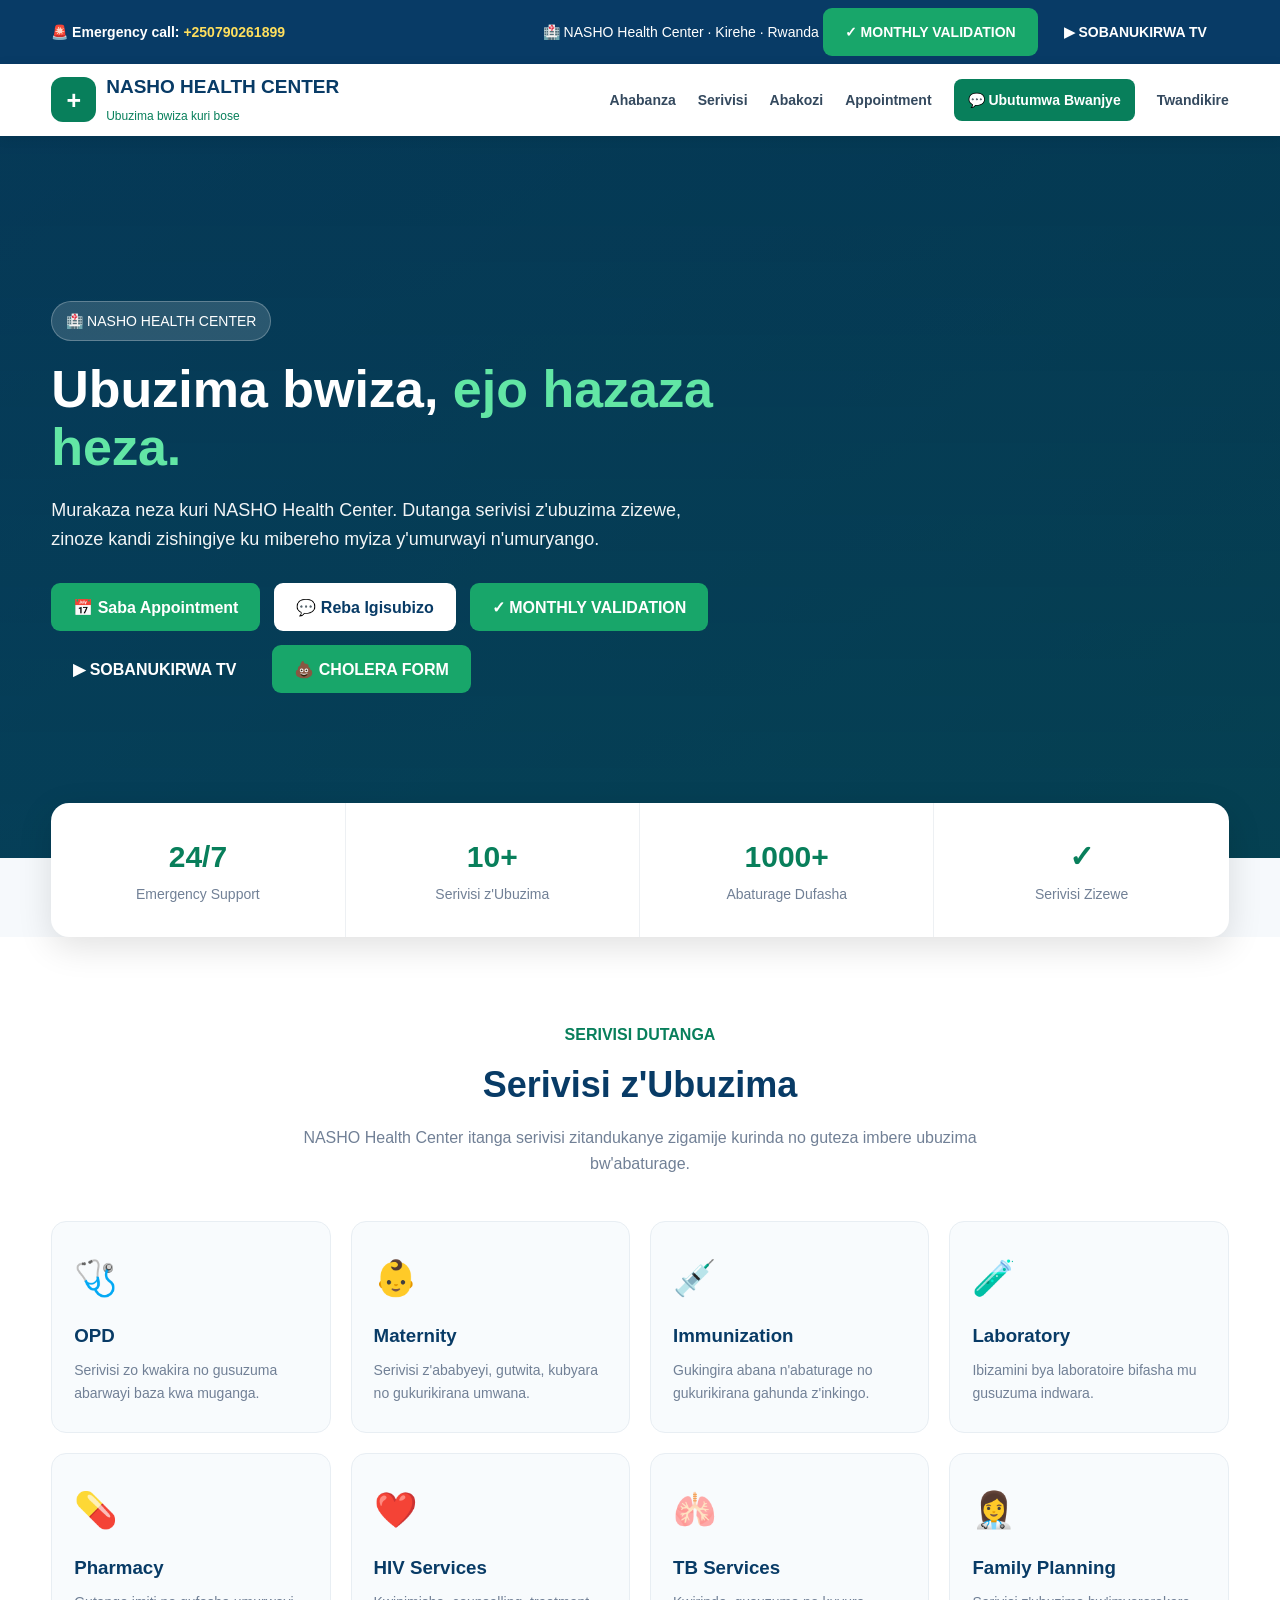
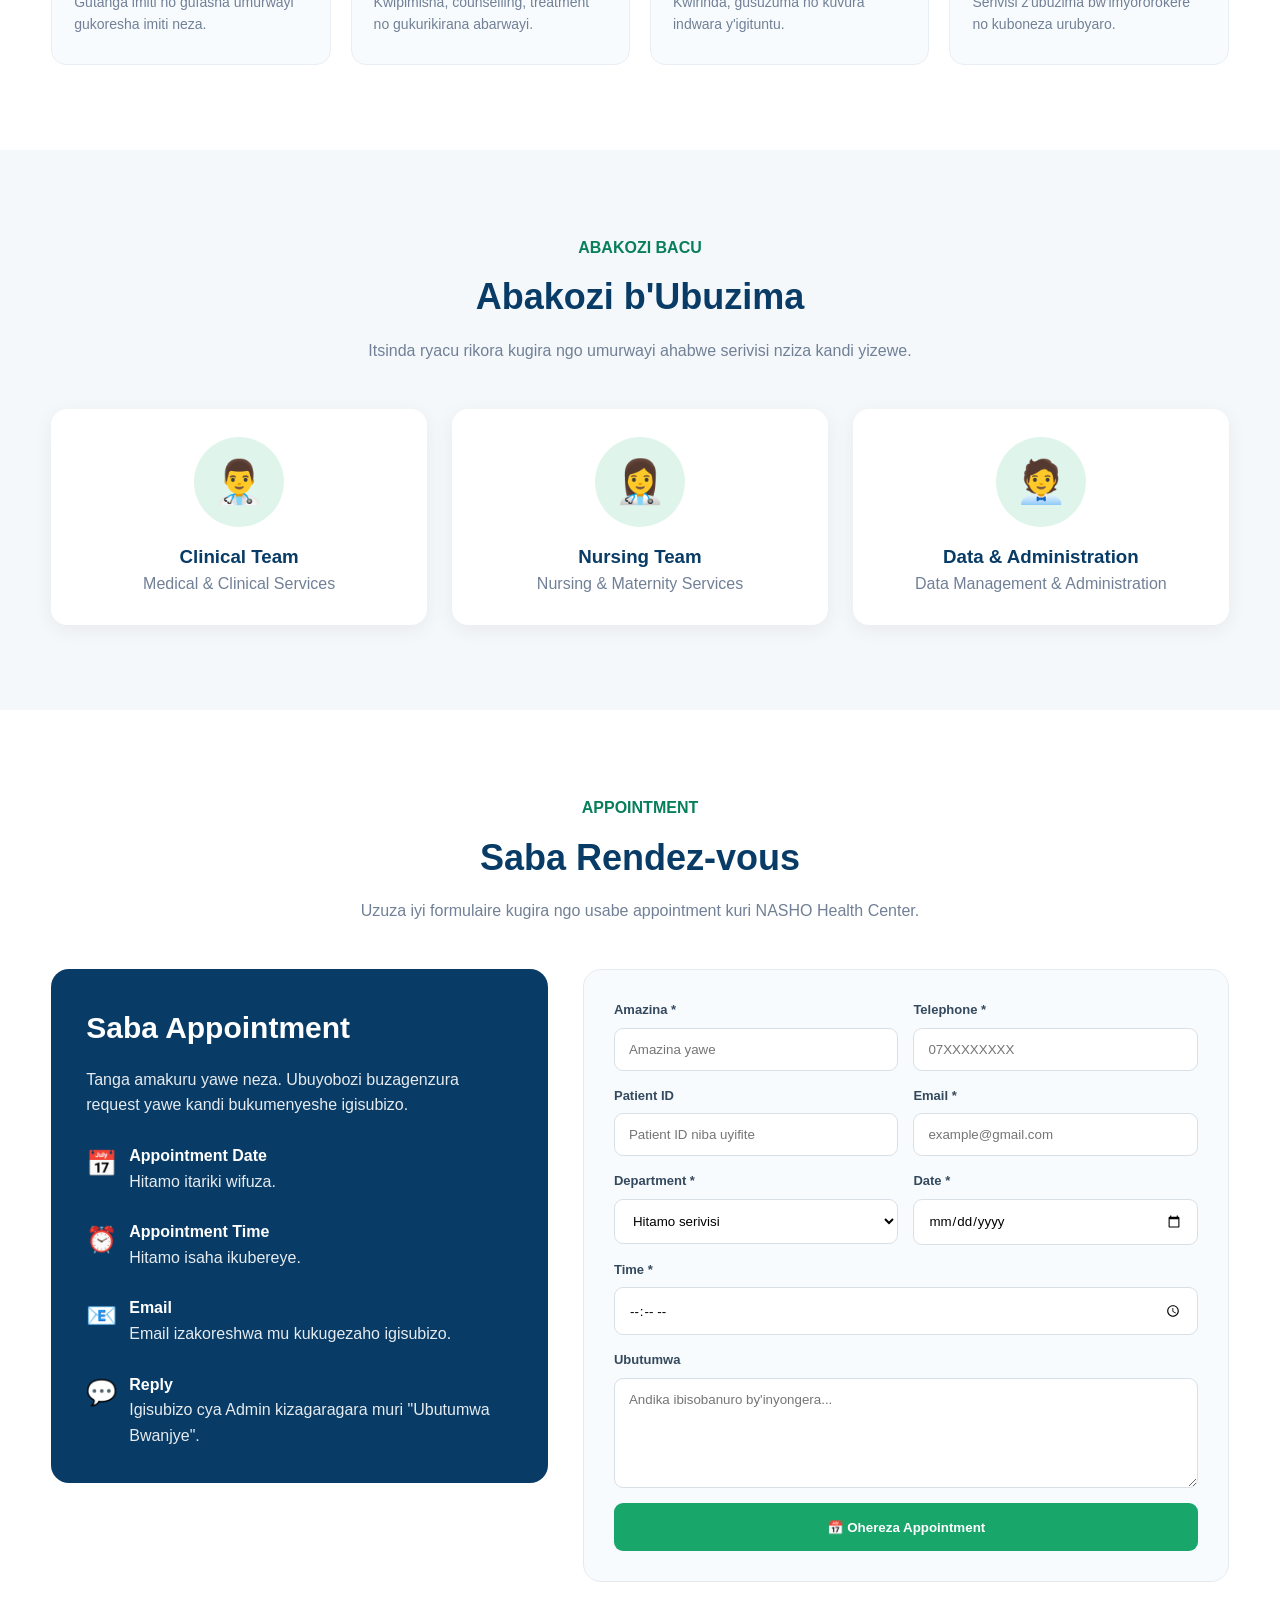
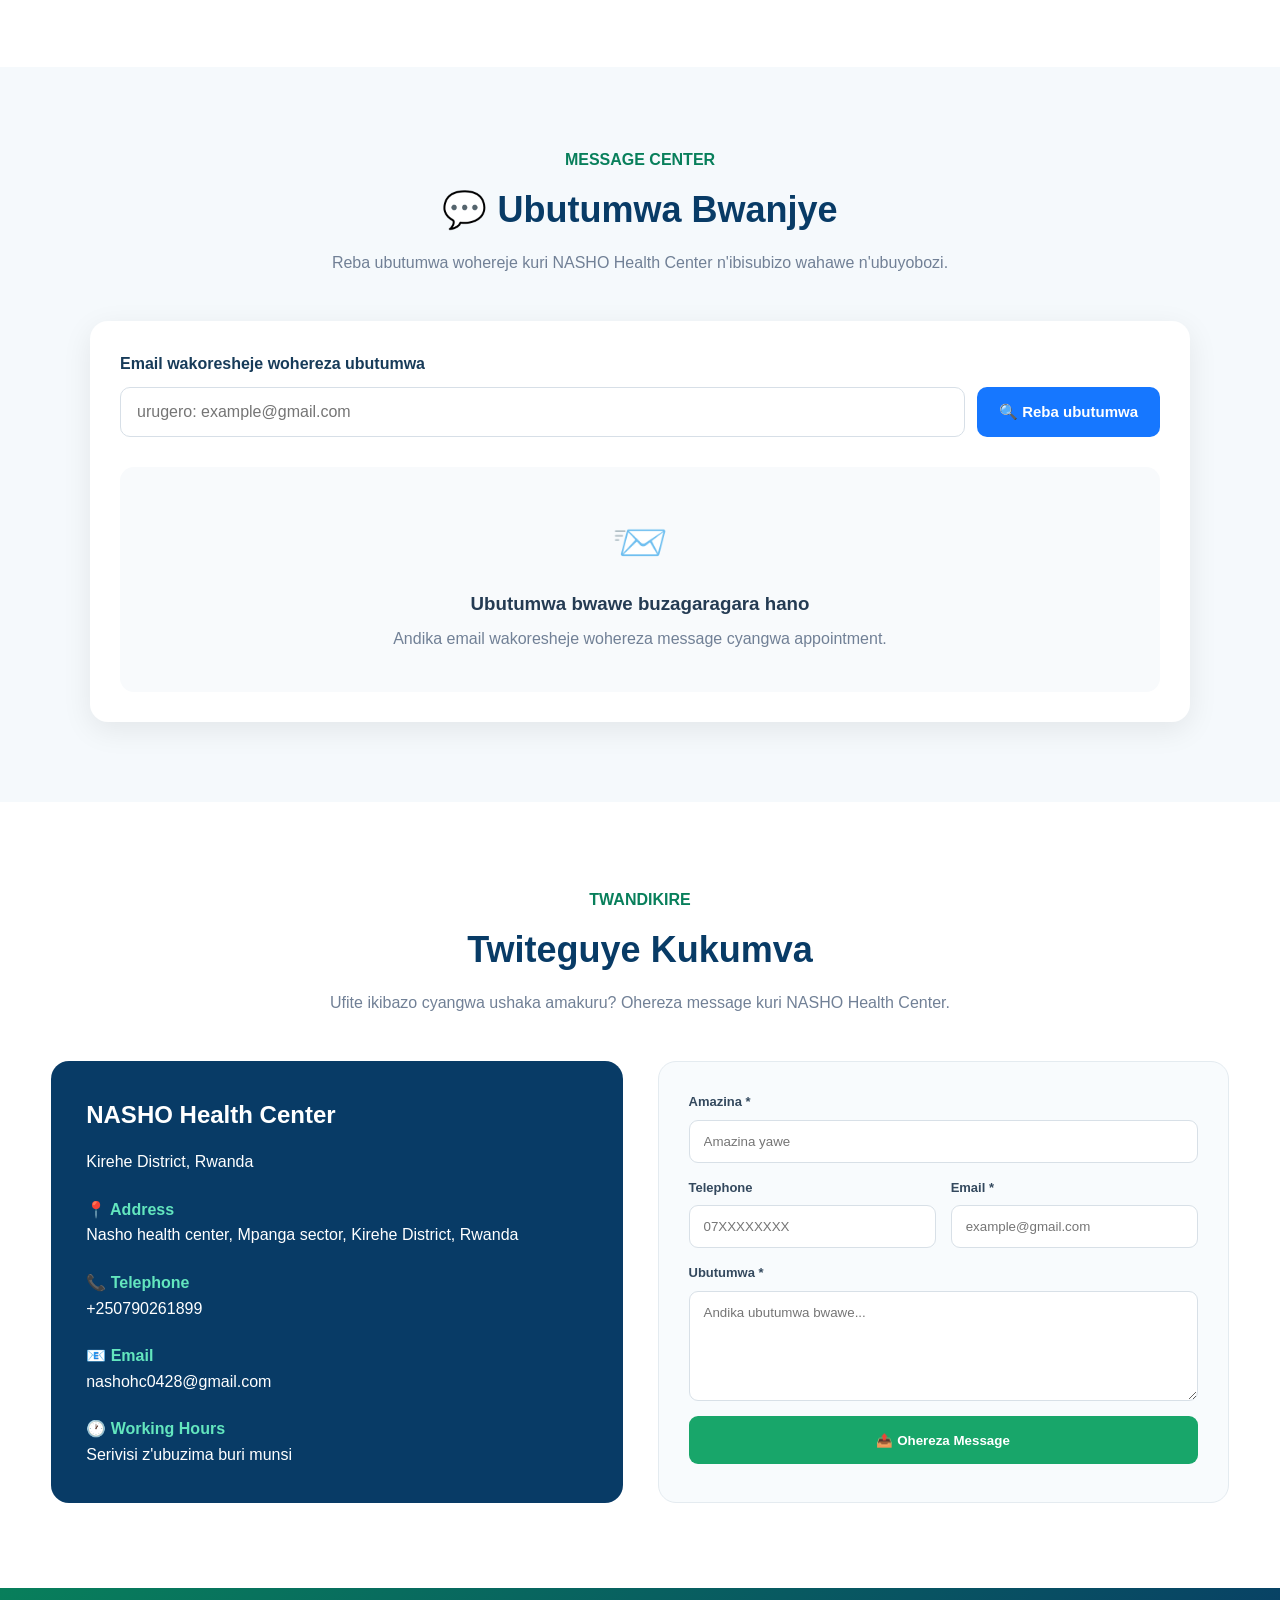
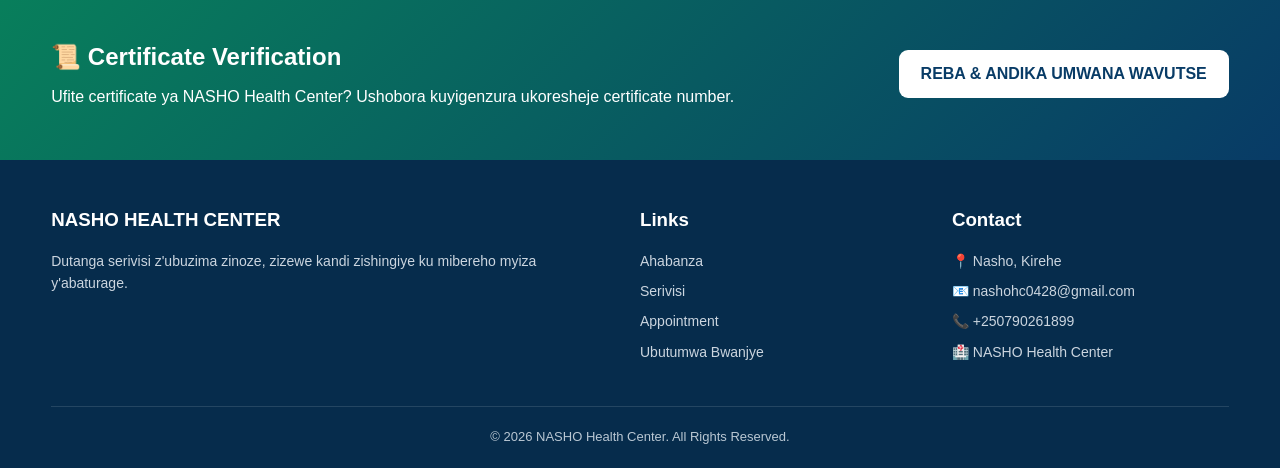
<file: index.html>
<!DOCTYPE html>
<html lang="rw">
<head>
<meta charset="UTF-8">
<meta name="viewport" content="width=device-width, initial-scale=1.0">

<title>NASHO Health Center | Kirehe</title>

<meta
  name="description"
  content="NASHO Health Center - Serivisi z'ubuzima, appointments, ubutumwa n'ibisubizo bya Admin."
>

<style>

/* =====================================================
   RESET
===================================================== */

*{
  box-sizing:border-box;
  margin:0;
  padding:0;
}

html{
  scroll-behavior:smooth;
}

body{
  font-family:Arial,Helvetica,sans-serif;
  background:#f6f9fc;
  color:#243b53;
  line-height:1.6;
}

a{
  text-decoration:none;
  color:inherit;
}

button,
input,
select,
textarea{
  font-family:inherit;
}

/* =====================================================
   CONTAINER
===================================================== */

.container{
  width:min(1180px,92%);
  margin:auto;
}

/* =====================================================
   TOP BAR
===================================================== */

.topbar{
  background:#083b66;
  color:white;
  padding:8px 0;
  font-size:14px;
}

.topbar .container{
  display:flex;
  justify-content:space-between;
  align-items:center;
  gap:15px;
}

.emergency{
  font-weight:bold;
}

.emergency span{
  color:#ffdf5d;
}

/* =====================================================
   NAVBAR
===================================================== */

.navbar{
  background:white;
  position:sticky;
  top:0;
  z-index:999;
  box-shadow:0 2px 12px rgba(0,0,0,.08);
}

.navbar .container{
  min-height:72px;
  display:flex;
  align-items:center;
  justify-content:space-between;
  gap:25px;
}

.logo{
  display:flex;
  align-items:center;
  gap:10px;
}

.logo-icon{
  width:45px;
  height:45px;
  border-radius:12px;
  background:#087f5b;
  color:white;
  display:flex;
  align-items:center;
  justify-content:center;
  font-size:25px;
  font-weight:bold;
}

.logo-text strong{
  display:block;
  color:#083b66;
  font-size:19px;
}

.logo-text small{
  color:#087f5b;
  font-size:12px;
}

.nav-links{
  display:flex;
  align-items:center;
  gap:22px;
}

.nav-links a{
  color:#34495e;
  font-weight:600;
  font-size:14px;
}

.nav-links a:hover{
  color:#087f5b;
}

.nav-message-btn{
  background:#087f5b!important;
  color:white!important;
  padding:10px 14px;
  border-radius:8px;
}

/* =====================================================
   HERO
===================================================== */

.hero{
  min-height:570px;
  background:
    linear-gradient(
      rgba(4,47,79,.86),
      rgba(4,47,79,.78)
    ),
    linear-gradient(135deg,#0b7285,#087f5b);
  color:white;
  display:flex;
  align-items:center;
}

.hero-content{
  max-width:720px;
  padding:80px 0;
}

.hero-badge{
  display:inline-block;
  background:rgba(255,255,255,.15);
  border:1px solid rgba(255,255,255,.25);
  padding:8px 14px;
  border-radius:30px;
  margin-bottom:20px;
  font-size:14px;
}

.hero h1{
  font-size:52px;
  line-height:1.1;
  margin-bottom:20px;
}

.hero h1 span{
  color:#62e6a5;
}

.hero p{
  font-size:18px;
  max-width:650px;
  opacity:.95;
  margin-bottom:30px;
}

.hero-buttons{
  display:flex;
  flex-wrap:wrap;
  gap:14px;
}

.btn{
  display:inline-flex;
  align-items:center;
  justify-content:center;
  min-height:48px;
  padding:0 22px;
  border-radius:9px;
  border:none;
  cursor:pointer;
  font-weight:700;
  transition:.2s;
}

.btn-primary{
  background:#18a66a;
  color:white;
}

.btn-primary:hover{
  background:#128c58;
}

.btn-light{
  background:white;
  color:#083b66;
}

.btn-light:hover{
  background:#eef5f8;
}

/* =====================================================
   STATS
===================================================== */

.stats{
  margin-top:-55px;
  position:relative;
  z-index:5;
}

.stats-grid{
  display:grid;
  grid-template-columns:repeat(4,1fr);
  background:white;
  border-radius:18px;
  box-shadow:0 10px 35px rgba(0,0,0,.12);
  overflow:hidden;
}

.stat{
  text-align:center;
  padding:30px 15px;
  border-right:1px solid #edf0f3;
}

.stat:last-child{
  border-right:0;
}

.stat strong{
  display:block;
  font-size:30px;
  color:#087f5b;
}

.stat span{
  color:#718096;
  font-size:14px;
}

/* =====================================================
   GENERAL SECTION
===================================================== */

section{
  padding:85px 0;
}

.section-heading{
  text-align:center;
  max-width:750px;
  margin:0 auto 45px;
}

.section-heading span{
  color:#087f5b;
  font-weight:700;
}

.section-heading h2{
  font-size:36px;
  color:#083b66;
  margin:8px 0 12px;
}

.section-heading p{
  color:#718096;
}

/* =====================================================
   SERVICES
===================================================== */

.services{
  background:white;
}

.services-grid{
  display:grid;
  grid-template-columns:repeat(4,1fr);
  gap:20px;
}

.service-card{
  background:#f8fbfd;
  padding:28px 22px;
  border-radius:15px;
  border:1px solid #e8eef3;
  transition:.2s;
}

.service-card:hover{
  transform:translateY(-5px);
  box-shadow:0 10px 25px rgba(0,0,0,.08);
}

.service-icon{
  font-size:35px;
  margin-bottom:15px;
}

.service-card h3{
  color:#083b66;
  margin-bottom:8px;
}

.service-card p{
  color:#718096;
  font-size:14px;
}

/* =====================================================
   DOCTORS
===================================================== */

.doctors{
  background:#f4f8fb;
}

.doctors-grid{
  display:grid;
  grid-template-columns:repeat(3,1fr);
  gap:25px;
}

.doctor-card{
  background:white;
  padding:28px;
  text-align:center;
  border-radius:16px;
  box-shadow:0 5px 20px rgba(0,0,0,.06);
}

.doctor-photo{
  width:90px;
  height:90px;
  margin:auto auto 15px;
  border-radius:50%;
  background:#dff5ec;
  display:flex;
  justify-content:center;
  align-items:center;
  font-size:42px;
}

.doctor-card h3{
  color:#083b66;
}

.doctor-card p{
  color:#718096;
}

/* =====================================================
   APPOINTMENT
===================================================== */

.appointment{
  background:white;
}

.appointment-wrapper{
  display:grid;
  grid-template-columns:1fr 1.3fr;
  gap:35px;
  align-items:start;
}

.appointment-info{
  background:#083b66;
  color:white;
  border-radius:18px;
  padding:35px;
}

.appointment-info h2{
  font-size:30px;
  margin-bottom:15px;
}

.appointment-info p{
  opacity:.9;
}

.info-item{
  display:flex;
  gap:12px;
  margin-top:25px;
}

.info-item-icon{
  font-size:25px;
}

.appointment-form-box{
  background:#f8fbfd;
  padding:30px;
  border-radius:18px;
  border:1px solid #e4ebf0;
}

.appointment__form{
  display:grid;
  gap:15px;
}

.form-row{
  display:grid;
  grid-template-columns:1fr 1fr;
  gap:15px;
}

.form-group{
  display:flex;
  flex-direction:column;
  gap:7px;
}

.form-group label{
  font-size:13px;
  font-weight:700;
  color:#34495e;
}

.form-group input,
.form-group select,
.form-group textarea{
  width:100%;
  padding:13px 14px;
  border:1px solid #d8e0e7;
  border-radius:9px;
  outline:none;
  background:white;
}

.form-group textarea{
  min-height:110px;
  resize:vertical;
}

.form-group input:focus,
.form-group select:focus,
.form-group textarea:focus{
  border-color:#087f5b;
  box-shadow:0 0 0 3px rgba(8,127,91,.08);
}

/* =====================================================
   MY MESSAGES
===================================================== */

.my-messages-section{
  padding:80px 20px;
  background:#f5f9fc;
}

.my-messages-section .container{
  max-width:1100px;
  margin:auto;
}

.my-messages-box{
  background:#fff;
  border-radius:18px;
  padding:30px;
  box-shadow:0 8px 30px rgba(0,0,0,.08);
}

.email-search-box label{
  display:block;
  font-weight:700;
  margin-bottom:10px;
  color:#173b59;
}

.email-search-row{
  display:flex;
  gap:12px;
}

.email-search-row input{
  flex:1;
  height:50px;
  padding:0 16px;
  border:1px solid #d7dfe7;
  border-radius:10px;
  font-size:16px;
  outline:none;
}

.email-search-row input:focus{
  border-color:#1677ff;
  box-shadow:0 0 0 3px rgba(22,119,255,.1);
}

.message-search-btn{
  border:none;
  background:#1677ff;
  color:#fff;
  padding:0 22px;
  border-radius:10px;
  font-size:15px;
  font-weight:700;
  cursor:pointer;
}

.message-search-btn:hover{
  opacity:.9;
}

.my-messages-result{
  margin-top:30px;
}

.messages-empty{
  text-align:center;
  padding:40px 20px;
  background:#f8fafc;
  border-radius:14px;
}

.empty-icon{
  font-size:45px;
  margin-bottom:10px;
}

.messages-empty h3{
  color:#243b53;
  margin-bottom:8px;
}

.messages-empty p{
  color:#718096;
}

.patient-message-card{
  background:#fff;
  border:1px solid #e3e8ef;
  border-radius:15px;
  margin-bottom:20px;
  overflow:hidden;
  box-shadow:0 4px 15px rgba(0,0,0,.05);
}

.patient-message-header{
  padding:18px 20px;
  background:#f4f8fc;
  display:flex;
  justify-content:space-between;
  align-items:center;
  gap:15px;
  flex-wrap:wrap;
}

.patient-message-header h3{
  margin:0;
  color:#123b5d;
  font-size:18px;
}

.message-date{
  color:#777;
  font-size:13px;
  margin-top:4px;
}

.patient-message-body{
  padding:20px;
}

.original-message{
  background:#f8fafc;
  border-left:4px solid #1677ff;
  padding:15px;
  border-radius:8px;
  margin-bottom:15px;
}

.original-message strong,
.admin-reply strong{
  display:block;
  margin-bottom:8px;
  color:#173b59;
}

.admin-reply{
  background:#edf9f0;
  border-left:4px solid #28a745;
  padding:15px;
  border-radius:8px;
}

.no-reply{
  background:#fff8e6;
  border-left:4px solid #f0ad00;
  padding:15px;
  border-radius:8px;
  color:#765b00;
}

.status-badge{
  display:inline-block;
  padding:6px 12px;
  border-radius:20px;
  font-size:12px;
  font-weight:700;
}

.status-new{
  background:#e8f1ff;
  color:#1665c1;
}

.status-replied{
  background:#e8f7ed;
  color:#218838;
}

.status-pending{
  background:#fff3cd;
  color:#856404;
}

.status-confirmed{
  background:#d4edda;
  color:#155724;
}

.status-completed{
  background:#d1ecf1;
  color:#0c5460;
}

.status-cancelled{
  background:#f8d7da;
  color:#721c24;
}

.appointment-card{
  border-top:5px solid #1677ff;
}

.appointment-details{
  display:grid;
  grid-template-columns:repeat(2,1fr);
  gap:12px;
  margin-bottom:18px;
}

.appointment-detail{
  background:#f8fafc;
  padding:12px;
  border-radius:8px;
}

.appointment-detail strong{
  display:block;
  font-size:12px;
  color:#777;
  margin-bottom:4px;
}

.loading-message{
  text-align:center;
  padding:30px;
  color:#1677ff;
}

.error-message{
  background:#fdecec;
  color:#b42318;
  padding:15px;
  border-radius:10px;
}

/* =====================================================
   CONTACT
===================================================== */

.contact{
  background:white;
}

.contact-grid{
  display:grid;
  grid-template-columns:1fr 1fr;
  gap:35px;
}

.contact-info{
  background:#083b66;
  color:white;
  border-radius:18px;
  padding:35px;
}

.contact-info h2{
  margin-bottom:15px;
}

.contact-item{
  margin-top:22px;
}

.contact-item strong{
  display:block;
  color:#63e6be;
}

.contact-form{
  background:#f8fbfd;
  padding:30px;
  border-radius:18px;
  border:1px solid #e4ebf0;
}

.contact-form form{
  display:grid;
  gap:15px;
}

/* =====================================================
   CERTIFICATE
===================================================== */

.certificate-banner{
  background:linear-gradient(135deg,#087f5b,#083b66);
  color:white;
  padding:50px 0;
}

.certificate-banner .container{
  display:flex;
  justify-content:space-between;
  align-items:center;
  gap:25px;
}

.certificate-banner h2{
  margin-bottom:8px;
}

/* =====================================================
   FOOTER
===================================================== */

footer{
  background:#062c4c;
  color:white;
  padding:45px 0 20px;
}

.footer-grid{
  display:grid;
  grid-template-columns:2fr 1fr 1fr;
  gap:35px;
}

footer h3{
  margin-bottom:15px;
}

footer p,
footer li{
  color:#cbd5df;
  font-size:14px;
}

footer ul{
  list-style:none;
}

footer li{
  margin-bottom:8px;
}

.footer-bottom{
  margin-top:35px;
  padding-top:20px;
  border-top:1px solid rgba(255,255,255,.12);
  text-align:center;
  color:#b9c7d3;
  font-size:13px;
}

/* =====================================================
   SUCCESS MODAL
===================================================== */

.modal{
  position:fixed;
  inset:0;
  background:rgba(0,0,0,.55);
  display:none;
  align-items:center;
  justify-content:center;
  z-index:9999;
  padding:20px;
}

.modal.show{
  display:flex;
}

.modal-box{
  background:white;
  width:min(500px,100%);
  border-radius:18px;
  padding:35px;
  text-align:center;
}

.success-icon{
  font-size:55px;
  margin-bottom:15px;
}

.modal-box h2{
  color:#087f5b;
  margin-bottom:10px;
}

.modal-box p{
  color:#718096;
  margin-bottom:20px;
}

/* =====================================================
   MOBILE
===================================================== */

@media(max-width:900px){

  .nav-links{
    display:none;
  }

  .hero h1{
    font-size:40px;
  }

  .stats-grid{
    grid-template-columns:repeat(2,1fr);
  }

  .services-grid{
    grid-template-columns:repeat(2,1fr);
  }

  .doctors-grid{
    grid-template-columns:1fr 1fr;
  }

  .appointment-wrapper{
    grid-template-columns:1fr;
  }

  .contact-grid{
    grid-template-columns:1fr;
  }

  .footer-grid{
    grid-template-columns:1fr 1fr;
  }
}

@media(max-width:600px){

  .topbar .container{
    flex-direction:column;
    text-align:center;
  }

  .hero{
    min-height:520px;
  }

  .hero h1{
    font-size:34px;
  }

  .hero p{
    font-size:16px;
  }

  .stats{
    margin-top:-30px;
  }

  .stats-grid{
    grid-template-columns:1fr 1fr;
  }

  .stat{
    padding:20px 10px;
  }

  .stat strong{
    font-size:24px;
  }

  .services-grid{
    grid-template-columns:1fr;
  }

  .doctors-grid{
    grid-template-columns:1fr;
  }

  .form-row{
    grid-template-columns:1fr;
  }

  .email-search-row{
    flex-direction:column;
  }

  .message-search-btn{
    height:50px;
  }

  .appointment-details{
    grid-template-columns:1fr;
  }

  .certificate-banner .container{
    flex-direction:column;
    align-items:flex-start;
  }

  .footer-grid{
    grid-template-columns:1fr;
  }
}

</style>
</head>

<body>

<!-- =====================================================
     APPS SCRIPT URL
===================================================== -->

<script>
const NASHO_WEB_APP_URL =
"https://script.google.com/macros/s/AKfycbzVlDEG0luk1s6p8PTRF5lvfFDuu3ZT4h9C53igSLbqwkIV0saKh8GRJmYfskutpeOSOA/exec";
</script>


<!-- =====================================================
     TOP BAR
===================================================== -->

<div class="topbar">
  <div class="container">

    <div class="emergency">
      🚨 Emergency call:
      <span>+250790261899</span>
    </div>

    <div>
      🏥 NASHO Health Center · Kirehe · Rwanda  
<a
  href="https://datavalidation.vercel.app/"
  target="_blank"
  rel="noopener noreferrer"
  class="btn btn-primary"
>
  ✓ MONTHLY VALIDATION
</a>

<a
  href="https://sobanukirwatv.vercel.app/"
  target="_blank"
  rel="noopener noreferrer"
  class="btn btn-secondary"
>
  ▶ SOBANUKIRWA TV
</a>
    </div>

  </div>
</div>


<!-- =====================================================
     NAVBAR
===================================================== -->

<nav class="navbar">

  <div class="container">

    <a href="#home" class="logo">

      <div class="logo-icon">
        +
      </div>

      <div class="logo-text">
        <strong>NASHO HEALTH CENTER</strong>
        <small>Ubuzima bwiza kuri bose</small> 
      </div>

    </a>

    <div class="nav-links">

      <a href="#home">Ahabanza</a>
      <a href="#services">Serivisi</a>
      <a href="#doctors">Abakozi</a>
      <a href="#appointment">Appointment</a>

      <a
        href="#my-messages"
        class="nav-message-btn"
      >
        💬 Ubutumwa Bwanjye
      </a>

      <a href="#contact">Twandikire</a>

    </div>

  </div>

</nav>


<!-- =====================================================
     HERO
===================================================== -->

<section id="home" class="hero">

  <div class="container">

    <div class="hero-content">

      <div class="hero-badge">
        🏥 NASHO HEALTH CENTER
      </div>

      <h1>
        Ubuzima bwiza,
        <span>ejo hazaza heza.</span>
      </h1>

      <p>
        Murakaza neza kuri NASHO Health Center.
        Dutanga serivisi z'ubuzima zizewe,
        zinoze kandi zishingiye ku mibereho myiza
        y'umurwayi n'umuryango.
      </p>

      <div class="hero-buttons">

        <a
          href="#appointment"
          class="btn btn-primary"
        >
          📅 Saba Appointment
        </a>

        <a
          href="#my-messages"
          class="btn btn-light"
        >
          💬 Reba Igisubizo
        </a>
 
   <a
  href="https://datavalidation.vercel.app/"
  target="_blank"
  rel="noopener noreferrer"
  class="btn btn-primary"
>
  ✓ MONTHLY VALIDATION
</a>

<a
  href="https://sobanukirwatv.vercel.app/"
  target="_blank"
  rel="noopener noreferrer"
  class="btn btn-secondary"
>
  ▶ SOBANUKIRWA TV
</a>
         <a
  href="https://choleraform.vercel.app/"
  target="_blank"
  rel="noopener noreferrer"
  class="btn btn-primary"
>
  💩 CHOLERA FORM
</a>
      </div>

    </div>

  </div>

</section>


<!-- =====================================================
     STATS
===================================================== -->

<div class="stats">

  <div class="container">

    <div class="stats-grid">

      <div class="stat">
        <strong>24/7</strong>
        <span>Emergency Support</span>
      </div>

      <div class="stat">
        <strong>10+</strong>
        <span>Serivisi z'Ubuzima</span>
      </div>

      <div class="stat">
        <strong>1000+</strong>
        <span>Abaturage Dufasha</span>
      </div>

      <div class="stat">
        <strong>✓</strong>
        <span>Serivisi Zizewe</span>
      </div>

    </div>

  </div>

</div>


<!-- =====================================================
     SERVICES
===================================================== -->

<section id="services" class="services">

  <div class="container">

    <div class="section-heading">

      <span>SERIVISI DUTANGA</span>

      <h2>
        Serivisi z'Ubuzima
      </h2>

      <p>
        NASHO Health Center itanga serivisi zitandukanye
        zigamije kurinda no guteza imbere ubuzima
        bw'abaturage.
      </p>

    </div>


    <div class="services-grid">

      <div class="service-card">

        <div class="service-icon">
          🩺
        </div>

        <h3>OPD</h3>

        <p>
          Serivisi zo kwakira no gusuzuma abarwayi
          baza kwa muganga.
        </p>

      </div>


      <div class="service-card">

        <div class="service-icon">
          👶
        </div>

        <h3>Maternity</h3>

        <p>
          Serivisi z'ababyeyi, gutwita, kubyara
          no gukurikirana umwana.
        </p>

      </div>


      <div class="service-card">

        <div class="service-icon">
          💉
        </div>

        <h3>Immunization</h3>

        <p>
          Gukingira abana n'abaturage no gukurikirana
          gahunda z'inkingo.
        </p>

      </div>


      <div class="service-card">

        <div class="service-icon">
          🧪
        </div>

        <h3>Laboratory</h3>

        <p>
          Ibizamini bya laboratoire bifasha
          mu gusuzuma indwara.
        </p>

      </div>


      <div class="service-card">

        <div class="service-icon">
          💊
        </div>

        <h3>Pharmacy</h3>

        <p>
          Gutanga imiti no gufasha umurwayi
          gukoresha imiti neza.
        </p>

      </div>


      <div class="service-card">

        <div class="service-icon">
          ❤️
        </div>

        <h3>HIV Services</h3>

        <p>
          Kwipimisha, counselling, treatment
          no gukurikirana abarwayi.
        </p>

      </div>


      <div class="service-card">

        <div class="service-icon">
          🫁
        </div>

        <h3>TB Services</h3>

        <p>
          Kwirinda, gusuzuma no kuvura
          indwara y'igituntu.
        </p>

      </div>


      <div class="service-card">

        <div class="service-icon">
          👩‍⚕️
        </div>

        <h3>Family Planning</h3>

        <p>
          Serivisi z'ubuzima bw'imyororokere
          no kuboneza urubyaro.
        </p>

      </div>

    </div>

  </div>

</section>


<!-- =====================================================
     DOCTORS / STAFF
===================================================== -->

<section id="doctors" class="doctors">

  <div class="container">

    <div class="section-heading">

      <span>ABAKOZI BACU</span>

      <h2>
        Abakozi b'Ubuzima
      </h2>

      <p>
        Itsinda ryacu rikora kugira ngo umurwayi
        ahabwe serivisi nziza kandi yizewe.
      </p>

    </div>


    <div class="doctors-grid">

      <div class="doctor-card">

        <div class="doctor-photo">
          👨‍⚕️
        </div>

        <h3>Clinical Team</h3>

        <p>
          Medical & Clinical Services
        </p>

      </div>


      <div class="doctor-card">

        <div class="doctor-photo">
          👩‍⚕️
        </div>

        <h3>Nursing Team</h3>

        <p>
          Nursing & Maternity Services
        </p>

      </div>


      <div class="doctor-card">

        <div class="doctor-photo">
          🧑‍💼
        </div>

        <h3>Data & Administration</h3>

        <p>
          Data Management & Administration
        </p>

      </div>

    </div>

  </div>

</section>


<!-- =====================================================
     APPOINTMENT
===================================================== -->

<section id="appointment" class="appointment">

  <div class="container">

    <div class="section-heading">

      <span>APPOINTMENT</span>

      <h2>
        Saba Rendez-vous
      </h2>

      <p>
        Uzuza iyi formulaire kugira ngo usabe
        appointment kuri NASHO Health Center.
      </p>

    </div>


    <div class="appointment-wrapper">


      <div class="appointment-info">

        <h2>
          Saba Appointment
        </h2>

        <p>
          Tanga amakuru yawe neza. Ubuyobozi
          buzagenzura request yawe kandi bukumenyeshe
          igisubizo.
        </p>


        <div class="info-item">

          <div class="info-item-icon">
            📅
          </div>

          <div>
            <strong>Appointment Date</strong>
            <p>
              Hitamo itariki wifuza.
            </p>
          </div>

        </div>


        <div class="info-item">

          <div class="info-item-icon">
            ⏰
          </div>

          <div>
            <strong>Appointment Time</strong>
            <p>
              Hitamo isaha ikubereye.
            </p>
          </div>

        </div>


        <div class="info-item">

          <div class="info-item-icon">
            📧
          </div>

          <div>
            <strong>Email</strong>
            <p>
              Email izakoreshwa mu kukugezaho
              igisubizo.
            </p>
          </div>

        </div>


        <div class="info-item">

          <div class="info-item-icon">
            💬
          </div>

          <div>
            <strong>Reply</strong>
            <p>
              Igisubizo cya Admin kizagaragara
              muri "Ubutumwa Bwanjye".
            </p>
          </div>

        </div>

      </div>


      <div class="appointment-form-box">

        <form
          class="appointment__form"
          id="appointmentForm"
          action="https://script.google.com/macros/s/AKfycbzVlDEG0luk1s6p8PTRF5lvfFDuu3ZT4h9C53igSLbqwkIV0saKh8GRJmYfskutpeOSOA/exec"
          method="POST"
          target="hidden_iframe"
          onsubmit="handleAppointment(event)"
        >

          <input
            type="hidden"
            name="action"
            value="appointment"
          >

          <input
            type="hidden"
            name="type"
            value="appointment"
          >


          <div class="form-row">

            <div class="form-group">

              <label for="appointmentName">
                Amazina *
              </label>

              <input
                type="text"
                id="appointmentName"
                name="name"
                placeholder="Amazina yawe"
                required
              >

            </div>


            <div class="form-group">

              <label for="appointmentPhone">
                Telephone *
              </label>

              <input
                type="tel"
                id="appointmentPhone"
                name="phone"
                placeholder="07XXXXXXXX"
                required
              >

            </div>

          </div>


          <div class="form-row">

            <div class="form-group">

              <label for="patientId">
                Patient ID
              </label>

              <input
                type="text"
                id="patientId"
                name="patientId"
                placeholder="Patient ID niba uyifite"
              >

            </div>


            <div class="form-group">

              <label for="appointmentEmail">
                Email *
              </label>

              <input
                type="email"
                id="appointmentEmail"
                name="email"
                placeholder="example@gmail.com"
                required
              >

            </div>

          </div>


          <div class="form-row">

            <div class="form-group">

              <label for="department">
                Department *
              </label>

              <select
                id="department"
                name="department"
                required
              >

                <option value="">
                  Hitamo serivisi
                </option>

                <option value="OPD">
                  OPD
                </option>

                <option value="Maternity">
                  Maternity
                </option>

                <option value="Laboratory">
                  Laboratory
                </option>

                <option value="Pharmacy">
                  Pharmacy
                </option>

                <option value="Immunization">
                  Immunization
                </option>

                <option value="HIV">
                  HIV Services
                </option>

                <option value="TB">
                  TB Services
                </option>

                <option value="Family Planning">
                  Family Planning
                </option>

                <option value="NCD">
                  NCD
                </option>

                <option value="Other">
                  Other
                </option>

              </select>

            </div>


            <div class="form-group">

              <label for="appointmentDate">
                Date *
              </label>

              <input
                type="date"
                id="appointmentDate"
                name="date"
                required
              >

            </div>

          </div>


          <div class="form-group">

            <label for="appointmentTime">
              Time *
            </label>

            <input
              type="time"
              id="appointmentTime"
              name="time"
              required
            >

          </div>


          <div class="form-group">

            <label for="appointmentMessage">
              Ubutumwa
            </label>

            <textarea
              id="appointmentMessage"
              name="message"
              placeholder="Andika ibisobanuro by'inyongera..."
            ></textarea>

          </div>


          <button
            type="submit"
            class="btn btn-primary"
          >
            📅 Ohereza Appointment
          </button>

        </form>

      </div>

    </div>

  </div>

</section>


<!-- =====================================================
     MY MESSAGES
===================================================== -->

<section
  id="my-messages"
  class="my-messages-section"
>

  <div class="container">

    <div class="section-heading">

      <span>MESSAGE CENTER</span>

      <h2>
        💬 Ubutumwa Bwanjye
      </h2>

      <p>
        Reba ubutumwa wohereje kuri NASHO Health Center
        n'ibisubizo wahawe n'ubuyobozi.
      </p>

    </div>


    <div class="my-messages-box">

      <div class="email-search-box">

        <label for="messageEmail">
          Email wakoresheje wohereza ubutumwa
        </label>


        <div class="email-search-row">

          <input
            type="email"
            id="messageEmail"
            placeholder="urugero: example@gmail.com"
            autocomplete="email"
          >


          <button
            type="button"
            onclick="checkMyMessages()"
            class="message-search-btn"
          >
            🔍 Reba ubutumwa
          </button>

        </div>

      </div>


      <div
        id="myMessagesResult"
        class="my-messages-result"
      >

        <div class="messages-empty">

          <div class="empty-icon">
            📨
          </div>

          <h3>
            Ubutumwa bwawe buzagaragara hano
          </h3>

          <p>
            Andika email wakoresheje wohereza
            message cyangwa appointment.
          </p>

        </div>

      </div>

    </div>

  </div>

</section>


<!-- =====================================================
     CONTACT
===================================================== -->

<section id="contact" class="contact">

  <div class="container">

    <div class="section-heading">

      <span>TWANDIKIRE</span>

      <h2>
        Twiteguye Kukumva
      </h2>

      <p>
        Ufite ikibazo cyangwa ushaka amakuru?
        Ohereza message kuri NASHO Health Center.
      </p>

    </div>


    <div class="contact-grid">


      <div class="contact-info">

        <h2>
          NASHO Health Center
        </h2>

        <p>
          Kirehe District, Rwanda
        </p>


        <div class="contact-item">

          <strong>📍 Address</strong>

          <span>
            Nasho health center, Mpanga sector, Kirehe District, Rwanda
          </span>

        </div>


        <div class="contact-item">

          <strong>📞 Telephone</strong>

          <span>
            +250790261899
          </span>

        </div>


        <div class="contact-item">

          <strong>📧 Email</strong>

          <span>
            nashohc0428@gmail.com
          </span>

        </div>


        <div class="contact-item">

          <strong>🕐 Working Hours</strong>

          <span>
            Serivisi z'ubuzima buri munsi
          </span>

        </div>

      </div>


      <div class="contact-form">

        <form
          id="contactForm"
          method="POST"
          action="https://script.google.com/macros/s/AKfycbzVlDEG0luk1s6p8PTRF5lvfFDuu3ZT4h9C53igSLbqwkIV0saKh8GRJmYfskutpeOSOA/exec"
          target="hidden_iframe"
          onsubmit="handleContact(event)"
        >

          <input
            type="hidden"
            name="action"
            value="message"
          >

          <input
            type="hidden"
            name="type"
            value="message"
          >


          <div class="form-group">

            <label for="contactName">
              Amazina *
            </label>

            <input
              type="text"
              id="contactName"
              name="name"
              placeholder="Amazina yawe"
              required
            >

          </div>


          <div class="form-row">

            <div class="form-group">

              <label for="contactPhone">
                Telephone
              </label>

              <input
                type="tel"
                id="contactPhone"
                name="phone"
                placeholder="07XXXXXXXX"
              >

            </div>


            <div class="form-group">

              <label for="contactEmail">
                Email *
              </label>

              <input
                type="email"
                id="contactEmail"
                name="email"
                placeholder="example@gmail.com"
                required
              >

            </div>

          </div>


          <div class="form-group">

            <label for="contactMessage">
              Ubutumwa *
            </label>

            <textarea
              id="contactMessage"
              name="message"
              placeholder="Andika ubutumwa bwawe..."
              required
            ></textarea>

          </div>


          <button
            type="submit"
            class="btn btn-primary"
          >
            📤 Ohereza Message
          </button>

        </form>

      </div>

    </div>

  </div>

</section>


<!-- =====================================================
     CERTIFICATE
===================================================== -->

<section class="certificate-banner">

  <div class="container">

    <div>

      <h2>
        📜 Certificate Verification
      </h2>

      <p>
        Ufite certificate ya NASHO Health Center?
        Ushobora kuyigenzura ukoresheje certificate number.
      </p>

    </div>


    <a
      href="https://birth-certificate-nasho-hc.vercel.app/"
      class="btn btn-light"
    >
      REBA & ANDIKA UMWANA WAVUTSE
    </a>

  </div>

</section>


<!-- =====================================================
     FOOTER
===================================================== -->

<footer>

  <div class="container">

    <div class="footer-grid">


      <div>

        <h3>
          NASHO HEALTH CENTER
        </h3>

        <p>
          Dutanga serivisi z'ubuzima zinoze,
          zizewe kandi zishingiye ku mibereho
          myiza y'abaturage.
        </p>

      </div>


      <div>

        <h3>
          Links
        </h3>

        <ul>

          <li>
            <a href="#home">
              Ahabanza
            </a>
          </li>

          <li>
            <a href="#services">
              Serivisi
            </a>
          </li>

          <li>
            <a href="#appointment">
              Appointment
            </a>
          </li>

          <li>
            <a href="#my-messages">
              Ubutumwa Bwanjye
            </a>
          </li>

        </ul>

      </div>


      <div>

        <h3>
          Contact
        </h3>

        <ul>

          <li>
            📍 Nasho, Kirehe
          </li>

          <li>
            📧 nashohc0428@gmail.com
          </li>
           <li>
            📞 +250790261899
          </li>

          <li>
            🏥 NASHO Health Center
          </li>

        </ul>

      </div>

    </div>


    <div class="footer-bottom">

      ©
      <span id="currentYear"></span>
      NASHO Health Center.
      All Rights Reserved.

    </div>

  </div>

</footer>


<!-- =====================================================
     SUCCESS MODAL
===================================================== -->

<div
  id="successModal"
  class="modal"
>

  <div class="modal-box">

    <div class="success-icon">
      ✅
    </div>

    <h2>
      Byoherejwe neza!
    </h2>

    <p id="successMessage">
      Ubutumwa bwawe bwakiriwe neza.
    </p>

    <button
      type="button"
      class="btn btn-primary"
      onclick="closeSuccessModal()"
    >
      OK
    </button>

  </div>

</div>


<!-- =====================================================
     HIDDEN IFRAME
===================================================== -->

<iframe
  name="hidden_iframe"
  id="hidden_iframe"
  style="display:none;"
></iframe>


<!-- =====================================================
     APP.JS
===================================================== -->

<script src="app.js"></script>


<!-- =====================================================
     PAGE JAVASCRIPT
===================================================== -->

<script>

/* =====================================================
   YEAR
===================================================== */

document.getElementById("currentYear").textContent =
  new Date().getFullYear();


/* =====================================================
   SUCCESS MODAL
===================================================== */

function showSuccessModal(message){

  const modal =
    document.getElementById("successModal");

  const messageBox =
    document.getElementById("successMessage");

  if(messageBox){
    messageBox.textContent =
      message ||
      "Request yawe yakiriwe neza.";
  }

  if(modal){
    modal.classList.add("show");
  }

}


function closeSuccessModal(){

  const modal =
    document.getElementById("successModal");

  if(modal){
    modal.classList.remove("show");
  }

}


/* =====================================================
   APPOINTMENT
===================================================== */

async function handleAppointment(event){

  event.preventDefault();

  const form =
    document.getElementById("appointmentForm");

  if(!form){
    return;
  }

  const formData =
    new FormData(form);

  const submitButton =
    form.querySelector("button[type='submit']");

  const oldText =
    submitButton
      ? submitButton.innerHTML
      : "";

  if(submitButton){

    submitButton.disabled = true;

    submitButton.innerHTML =
      "⏳ Birimo koherezwa...";

  }


  try{

    const response =
      await fetch(
        NASHO_WEB_APP_URL,
        {
          method:"POST",
          body:formData
        }
      );

    const data =
      await response.json();

    if(data.success){

      form.reset();

      showSuccessModal(
        "Appointment yawe yakiriwe neza. " +
        "Igisubizo kizoherezwa kuri email yawe."
      );

    }else{

      showSuccessModal(
        data.message ||
        "Habaye ikibazo mu kohereza appointment."
      );

    }

  }catch(error){

    console.error(error);

    /*
      Fallback:
      form is sent through hidden iframe.
    */

    form.submit();

    form.reset();

    showSuccessModal(
      "Appointment yawe yoherejwe. " +
      "Tegereza igisubizo kuri email yawe."
    );

  }finally{

    if(submitButton){

      submitButton.disabled = false;

      submitButton.innerHTML =
        oldText ||
        "📅 Ohereza Appointment";

    }

  }

}


/* =====================================================
   CONTACT MESSAGE
===================================================== */

async function handleContact(event){

  event.preventDefault();

  const form =
    document.getElementById("contactForm");

  if(!form){
    return;
  }

  const formData =
    new FormData(form);

  const submitButton =
    form.querySelector("button[type='submit']");

  const oldText =
    submitButton
      ? submitButton.innerHTML
      : "";

  if(submitButton){

    submitButton.disabled = true;

    submitButton.innerHTML =
      "⏳ Birimo koherezwa...";

  }


  try{

    const response =
      await fetch(
        NASHO_WEB_APP_URL,
        {
          method:"POST",
          body:formData
        }
      );

    const data =
      await response.json();

    if(data.success){

      const email =
        document.getElementById(
          "contactEmail"
        ).value.trim();

      form.reset();

      showSuccessModal(
        "Message yawe yakiriwe neza. " +
        "Igisubizo kizoherezwa kuri " +
        email +
        "."
      );

    }else{

      showSuccessModal(
        data.message ||
        "Habaye ikibazo mu kohereza message."
      );

    }

  }catch(error){

    console.error(error);

    /*
      Fallback through hidden iframe.
    */

    form.submit();

    form.reset();

    showSuccessModal(
      "Message yawe yoherejwe neza. " +
      "Tegereza igisubizo kuri email yawe."
    );

  }finally{

    if(submitButton){

      submitButton.disabled = false;

      submitButton.innerHTML =
        oldText ||
        "📤 Ohereza Message";

    }

  }

}


/* =====================================================
   CHECK PATIENT MESSAGES
===================================================== */

async function checkMyMessages(){

  const emailInput =
    document.getElementById("messageEmail");

  const result =
    document.getElementById("myMessagesResult");


  if(!emailInput || !result){
    return;
  }


  const email =
    emailInput.value.trim();


  if(!email){

    result.innerHTML = `

      <div class="error-message">

        ⚠️ Andika email wakoresheje
        wohereza ubutumwa.

      </div>

    `;

    return;
  }


  result.innerHTML = `

    <div class="loading-message">

      🔄 Turimo gushakisha ubutumwa bwawe...

    </div>

  `;


  try{

    const url =
      NASHO_WEB_APP_URL +
      "?action=getRepliesByEmail&email=" +
      encodeURIComponent(email);


    const response =
      await fetch(url);


    const data =
      await response.json();


    if(!data.success){

      result.innerHTML = `

        <div class="error-message">

          ❌
          ${escapeHtml(
            data.message ||
            "Habaye ikibazo."
          )}

        </div>

      `;

      return;
    }


    const messages =
      data.messages || [];


    const appointments =
      data.appointments || [];


    if(
      messages.length === 0 &&
      appointments.length === 0
    ){

      result.innerHTML = `

        <div class="messages-empty">

          <div class="empty-icon">
            📭
          </div>

          <h3>
            Nta butumwa bubonetse
          </h3>

          <p>
            Nta message cyangwa appointment
            byabonetse kuri email:
          </p>

          <strong>
            ${escapeHtml(email)}
          </strong>

          <p style="margin-top:10px;">
            Reba niba wakoresheje email nyayo.
          </p>

        </div>

      `;

      return;
    }


    let html = "";


    /* =================================================
       MESSAGES
    ================================================= */

    if(messages.length > 0){

      html += `

        <h2 style="
          margin-bottom:20px;
          color:#123b5d;
        ">
          💬 Ubutumwa wohereje
        </h2>

      `;


      messages.forEach(function(item){

        const hasReply =
          item.reply &&
          String(item.reply).trim() !== "";


        const statusClass =
          hasReply
          ? "status-replied"
          : "status-new";


        const statusText =
          hasReply
          ? "Admin yasubije"
          : "Bitegereje igisubizo";


        html += `

          <div class="patient-message-card">

            <div class="patient-message-header">

              <h3>
                📩 Message
                ${
                  item.messageId
                  ? "#" +
                    escapeHtml(item.messageId)
                  : ""
                }
              </h3>


              <div>

                <span class="
                  status-badge
                  ${statusClass}
                ">
                  ${statusText}
                </span>


                ${
                  item.timestamp
                  ? `
                    <div class="message-date">
                      ${escapeHtml(
                        item.timestamp
                      )}
                    </div>
                  `
                  : ""
                }

              </div>

            </div>


            <div class="patient-message-body">


              <div class="original-message">

                <strong>
                  Ubutumwa wohereje:
                </strong>

                <div>
                  ${nl2br(
                    escapeHtml(
                      item.message || ""
                    )
                  )}
                </div>

              </div>


              ${
                hasReply

                ? `

                  <div class="admin-reply">

                    <strong>
                      ✅ Igisubizo cya
                      NASHO Health Center:
                    </strong>

                    <div>
                      ${nl2br(
                        escapeHtml(
                          item.reply
                        )
                      )}
                    </div>


                    ${
                      item.replyDate
                      ? `

                        <div style="
                          margin-top:10px;
                          font-size:12px;
                          color:#666;
                        ">

                          Yasubijwe:
                          ${escapeHtml(
                            item.replyDate
                          )}

                        </div>

                      `
                      : ""
                    }

                  </div>

                `

                : `

                  <div class="no-reply">

                    ⏳ Ubutumwa bwawe
                    bwakiriwe.

                    Ubuyobozi ntiburabusubiza.

                    Turagusaba gutegereza
                    igisubizo.

                  </div>

                `
              }


            </div>

          </div>

        `;

      });

    }


    /* =================================================
       APPOINTMENTS
    ================================================= */

    if(appointments.length > 0){

      html += `

        <h2 style="
          margin:35px 0 20px;
          color:#123b5d;
        ">
          📅 Appointment
        </h2>

      `;


      appointments.forEach(function(item){

        let statusClass =
          "status-pending";


        if(item.status === "Confirmed"){
          statusClass =
            "status-confirmed";
        }


        if(item.status === "Completed"){
          statusClass =
            "status-completed";
        }


        if(item.status === "Cancelled"){
          statusClass =
            "status-cancelled";
        }


        const hasReply =
          item.reply &&
          String(item.reply).trim() !== "";


        html += `

          <div class="
            patient-message-card
            appointment-card
          ">


            <div class="
              patient-message-header
            ">

              <h3>
                📅 Appointment
              </h3>


              <div>

                <span class="
                  status-badge
                  ${statusClass}
                ">

                  ${escapeHtml(
                    item.status ||
                    "Pending"
                  )}

                </span>


                ${
                  item.timestamp
                  ? `

                    <div class="message-date">

                      ${escapeHtml(
                        item.timestamp
                      )}

                    </div>

                  `
                  : ""
                }

              </div>

            </div>


            <div class="patient-message-body">


              <div class="
                appointment-details
              ">


                <div class="
                  appointment-detail
                ">

                  <strong>
                    Amazina
                  </strong>

                  ${escapeHtml(
                    item.name || ""
                  )}

                </div>


                <div class="
                  appointment-detail
                ">

                  <strong>
                    Telephone
                  </strong>

                  ${escapeHtml(
                    item.phone || ""
                  )}

                </div>


                <div class="
                  appointment-detail
                ">

                  <strong>
                    Patient ID
                  </strong>

                  ${escapeHtml(
                    item.patientId ||
                    "N/A"
                  )}

                </div>


                <div class="
                  appointment-detail
                ">

                  <strong>
                    Department
                  </strong>

                  ${escapeHtml(
                    item.department || ""
                  )}

                </div>


                <div class="
                  appointment-detail
                ">

                  <strong>
                    Itariki
                  </strong>

                  ${escapeHtml(
                    item.date || ""
                  )}

                </div>


                <div class="
                  appointment-detail
                ">

                  <strong>
                    Isaha
                  </strong>

                  ${escapeHtml(
                    item.time || ""
                  )}

                </div>


              </div>


              ${
                item.message
                ? `

                  <div class="original-message">

                    <strong>
                      Ubutumwa bwa appointment:
                    </strong>

                    ${nl2br(
                      escapeHtml(
                        item.message
                      )
                    )}

                  </div>

                `
                : ""
              }


              ${
                hasReply

                ? `

                  <div class="admin-reply">

                    <strong>
                      ✅ Igisubizo cya
                      NASHO Health Center:
                    </strong>

                    <div>
                      ${nl2br(
                        escapeHtml(
                          item.reply
                        )
                      )}
                    </div>


                    ${
                      item.replyDate
                      ? `

                        <div style="
                          margin-top:10px;
                          font-size:12px;
                          color:#666;
                        ">

                          Yasubijwe:
                          ${escapeHtml(
                            item.replyDate
                          )}

                        </div>

                      `
                      : ""
                    }

                  </div>

                `

                : `

                  <div class="no-reply">

                    ⏳ Appointment yawe
                    yarakiriwe.

                    Ubuyobozi buracyayisuzuma.

                  </div>

                `
              }


            </div>

          </div>

        `;

      });

    }


    result.innerHTML =
      html;


  }catch(error){

    console.error(
      "NASHO reply error:",
      error
    );


    result.innerHTML = `

      <div class="error-message">

        ❌ Habaye ikibazo mu gushaka
        ubutumwa.

        <br><br>

        Reba internet cyangwa
        wongere ugerageze.

      </div>

    `;

  }

}


/* =====================================================
   AUTO LOAD EMAIL FROM URL
===================================================== */

document.addEventListener(
  "DOMContentLoaded",
  function(){

    const params =
      new URLSearchParams(
        window.location.search
      );


    const email =
      params.get("email");


    const emailInput =
      document.getElementById(
        "messageEmail"
      );


    if(email && emailInput){

      emailInput.value =
        email;


      setTimeout(
        function(){

          const section =
            document.getElementById(
              "my-messages"
            );


          if(section){

            section.scrollIntoView({
              behavior:"smooth",
              block:"start"
            });

          }


          checkMyMessages();

        },
        700
      );

    }

  }
);


/* =====================================================
   HELPERS
===================================================== */

function escapeHtml(value){

  return String(
    value ?? ""
  )
  .replace(/&/g,"&amp;")
  .replace(/</g,"&lt;")
  .replace(/>/g,"&gt;")
  .replace(/"/g,"&quot;")
  .replace(/'/g,"&#039;");

}


function nl2br(value){

  return String(
    value || ""
  )
  .replace(/\r\n/g,"<br>")
  .replace(/\n/g,"<br>")
  .replace(/\r/g,"<br>");

}


/* =====================================================
   CLOSE MODAL WHEN CLICKING OUTSIDE
===================================================== */

document
  .getElementById("successModal")
  .addEventListener(
    "click",
    function(event){

      if(
        event.target === this
      ){

        closeSuccessModal();

      }

    }
  );


</script>

</body>
</html>
</file>
